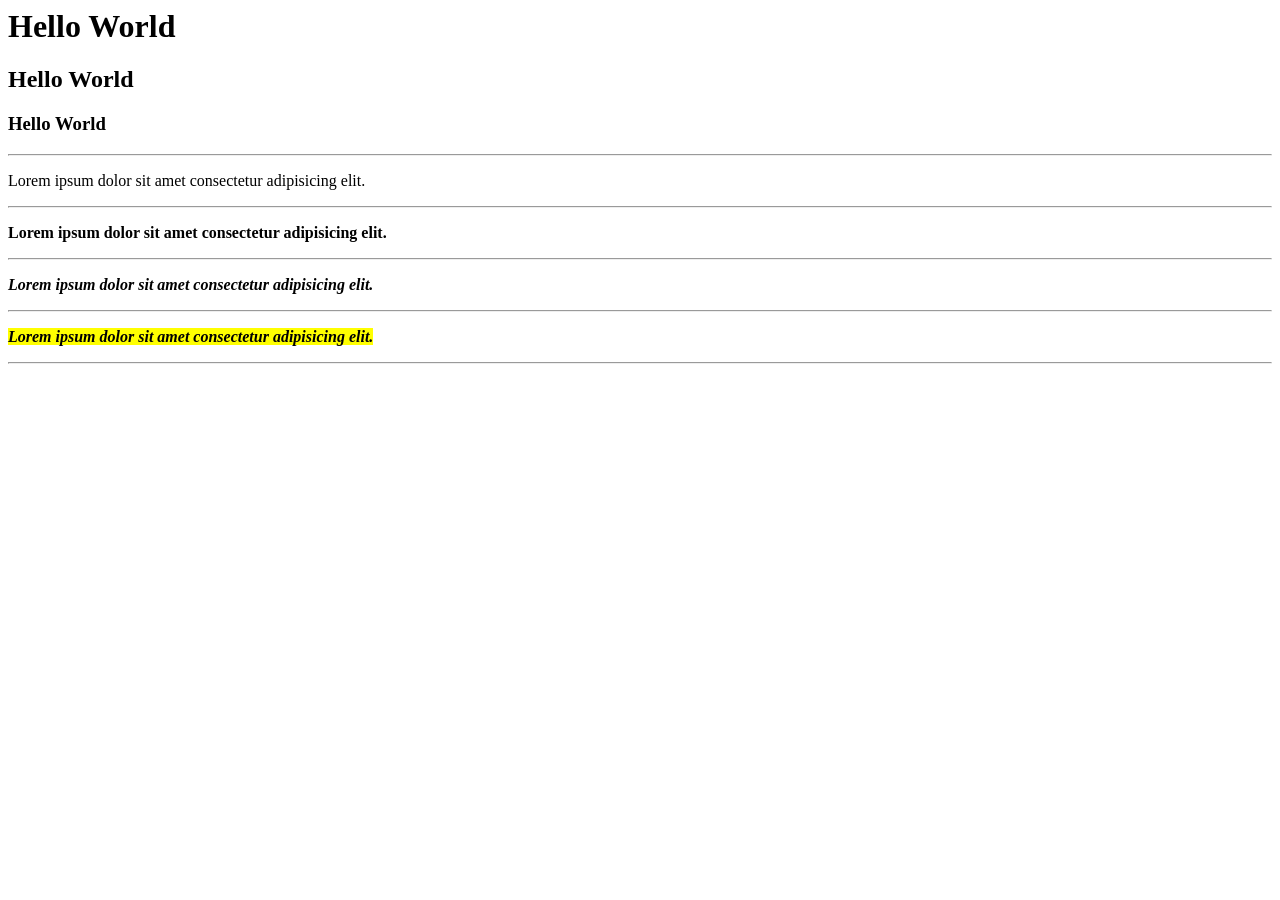
<file: index.html>
<html>
   <head>
      <title>My Website</title>
   </head>
   <body>
      <h1>Hello World</h1>
      <h2>Hello World</h2>
      <h3>Hello World</h3>



      <hr>
      <p>Lorem ipsum dolor sit amet consectetur adipisicing elit.</p>
      <hr>
      <p><strong>Lorem ipsum dolor sit amet consectetur adipisicing elit.</p>
      <hr>
      <p><em>Lorem ipsum dolor sit amet consectetur adipisicing elit.</p>
      <hr>
      <!-- This is a comment -->
      <p><mark>Lorem ipsum dolor sit amet consectetur adipisicing elit.</p>
      <hr>
   </body>
</html>
</file>
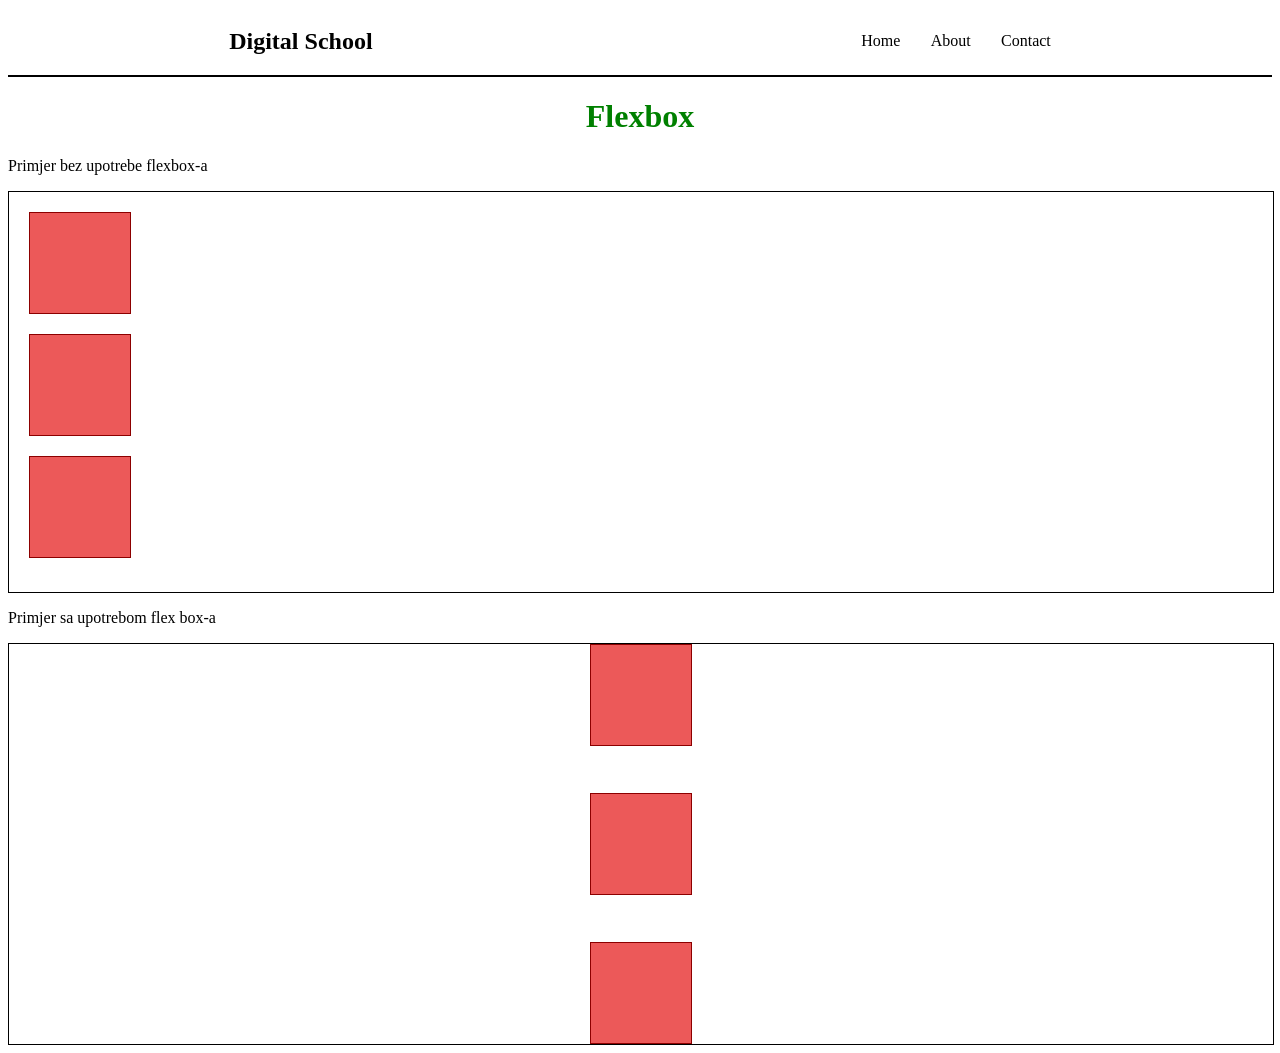
<file: flexbox/index.html>
<html>
    <head>
        <title>Flexbox</title>
        <link rel="stylesheet" type="text/css" href="style.css"></link>
    </head>
    <body>

        <div class="nav-bar">
            <h2>Digital School</h2>
            <div class="nav-links">
                <a>Home</a>
                <a>About</a>
                <a>Contact</a>
            </div>
        </div>


        <h1>Flexbox</h1>
        
        <p>Primjer bez upotrebe flexbox-a</p>
        <div class="container">
            <div class="box"></div>
            <div class="box"></div>
            <div class="box"></div>
        </div>


        <p>Primjer sa upotrebom flex box-a</p>
        <div class="flexbox-container">
            <div class="flexbox-box"></div>
            <div class="flexbox-box"></div>
            <div class="flexbox-box"></div>
        </div>

    </body>
</html>
</file>
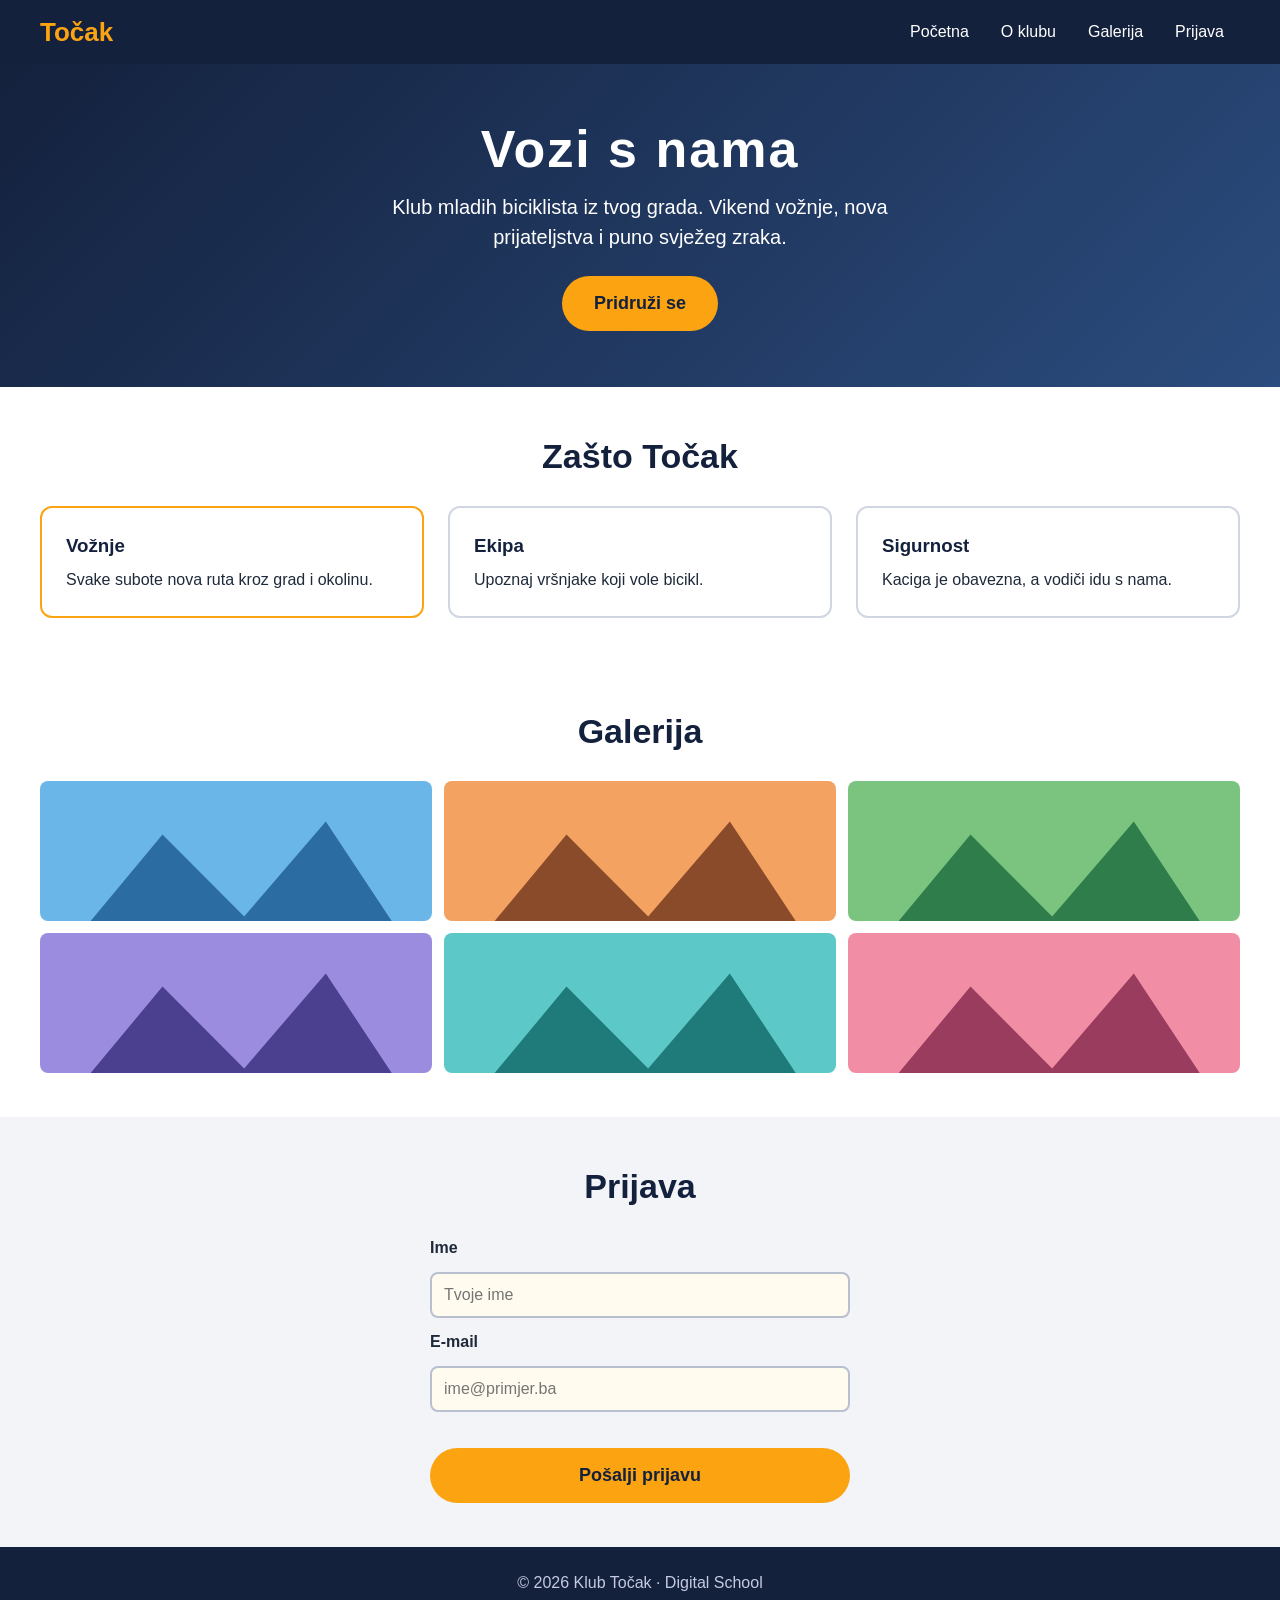
<file: tocak/index.html>
<!DOCTYPE html>
<html lang="bs">
<head>
  <meta charset="UTF-8">
  <meta name="viewport" content="width=device-width, initial-scale=1.0">
  <title>Klub Točak</title>
  <link rel="stylesheet" href="css/style.css">
</head>
<body>
  <header>
    <nav>
      <a href="#" class="logo">Točak</a>
      <ul class="meni">
        <li><a href="#">Početna</a></li>
        <li><a href="#">O klubu</a></li>
        <li><a href="#">Galerija</a></li>
        <li><a href="#">Prijava</a></li>
      </ul>
    </nav>
  </header>

  <section class="hero">
    <h1>Vozi s nama</h1>
    <p>Klub mladih biciklista iz tvog grada. Vikend vožnje, nova prijateljstva i puno svježeg zraka.</p>
    <a href="#" class="dugme">Pridruži se</a>
  </section>

  <section class="s">
    <h2>Zašto Točak</h2>
    <div class="kartice">
      <div class="kartica">
        <h3>Vožnje</h3>
        <p>Svake subote nova ruta kroz grad i okolinu.</p>
      </div>
      <div class="kartica">
        <h3>Ekipa</h3>
        <p>Upoznaj vršnjake koji vole bicikl.</p>
      </div>
      <div class="kartica">
        <h3>Sigurnost</h3>
        <p>Kaciga je obavezna, a vodiči idu s nama.</p>
      </div>
    </div>
  </section>

  <section class="s">
    <h2>Galerija</h2>
    <div class="galerija">
      <img src="images/slika1.svg" alt="Slika 1">
      <img src="images/slika2.svg" alt="Slika 2">
      <img src="images/slika3.svg" alt="Slika 3">
      <img src="images/slika4.svg" alt="Slika 4">
      <img src="images/slika5.svg" alt="Slika 5">
      <img src="images/slika6.svg" alt="Slika 6">
    </div>
  </section>

  <section class="s prijava">
    <h2>Prijava</h2>
    <form>
      <label>Ime</label>
      <input type="text" placeholder="Tvoje ime">
      <label>E-mail</label>
      <input type="email" placeholder="ime@primjer.ba">
      <a href="#" class="dugme" style="text-align:center">Pošalji prijavu</a>
    </form>
  </section>

  <footer>© 2026 Klub Točak · Digital School</footer>
</body>
</html>
</file>
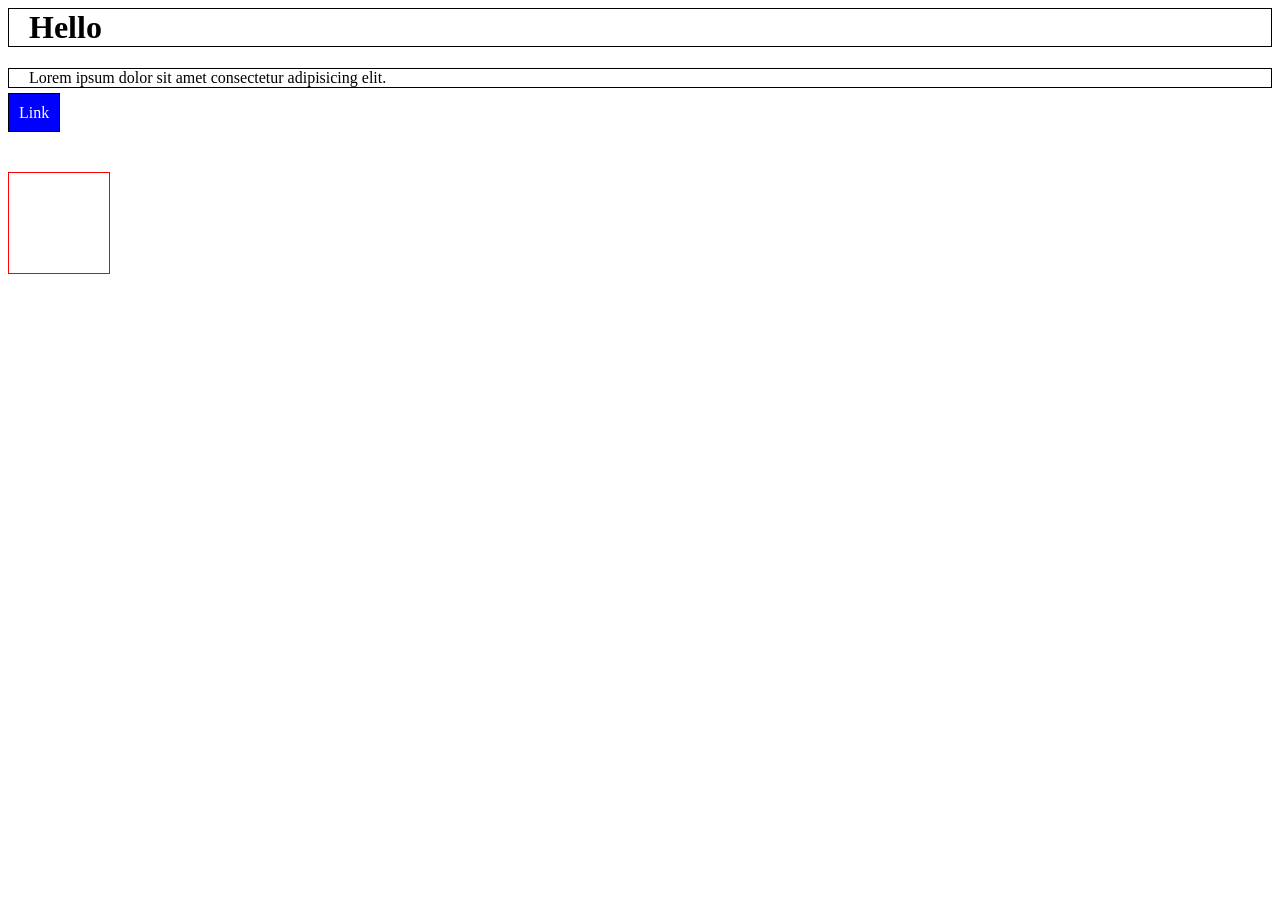
<file: padding-margin.html>
<html>
    <head>
        <title>Padding&Maring</title>
        <style>

            .heading {
                border: 1px solid black;
                padding-left: 20px;
            }

            .box {
                margin-top: 50px;
                padding: 10px;
                background-color: blue;
                color: white;
            }

            .div{
                margin-top: 50px;
                border: 1px solid red;
                width: 100px;
                height: 100px;
            }


        </style>
    </head>

    <body>
        <h1 class="heading">Hello</h1>


        <p class="heading">Lorem ipsum dolor sit amet consectetur adipisicing elit.</p>


        <a class="heading box">Link</a>


        <div class="div"></div>

    </body>
</html>
</file>
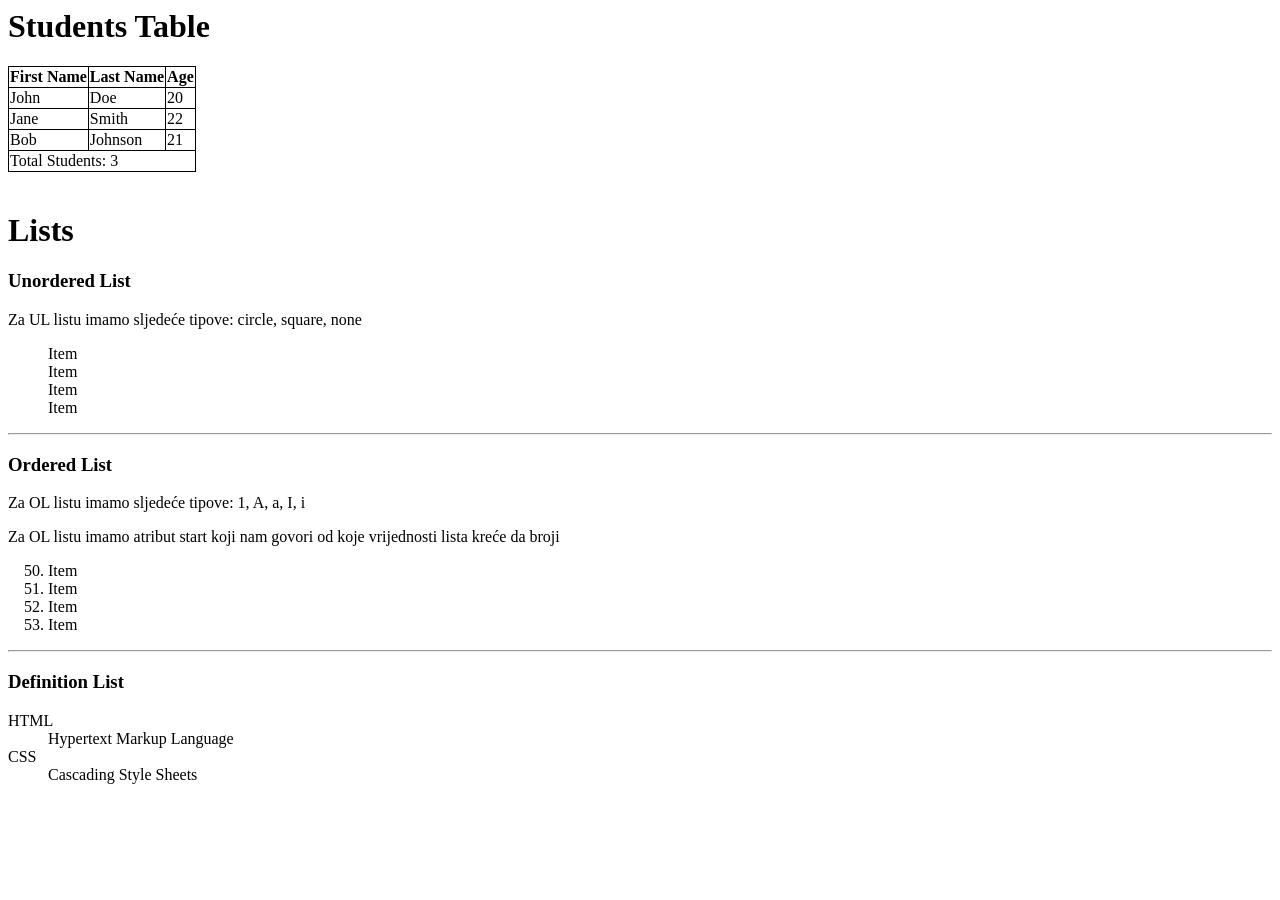
<file: table.html>
<html>
    <head>
        <title>Table</title>
        <style>
            table, th, td {
                border: 1px solid black;
                border-collapse: collapse;
            }
        </style>
    </head>
    <body>
        <h1>Students Table</h1>
        <table>
            <thead>
                <tr>
                    <th>First Name</th>
                    <th>Last Name</th>
                    <th>Age</th>
                </tr>
            </thead>
            <tbody>
                <tr>
                   <td>John</td> 
                   <td>Doe</td>
                   <td>20</td>
                </tr>
                <tr>
                    <td>Jane</td>
                    <td>Smith</td>
                    <td>22</td>
                </tr>
                <tr>
                    <td>Bob</td>
                    <td>Johnson</td>
                    <td>21</td>
                </tr>
            </tbody>
            <tfoot>
                <tr>
                    <td colspan="3">Total Students: 3</td>
                </tr>
            </tfoot>
        </table>
        <br>
        <h1>Lists</h1>
        <h3>Unordered List</h3>
        <p>Za UL listu imamo sljedeće tipove: circle, square, none</p>
        <ul type="none">
            <li>Item </li>
            <li>Item </li>
            <li>Item </li>
            <li>Item </li>
        </ul>
        <hr>
        <h3>Ordered List</h3>
        <p> Za OL listu imamo sljedeće tipove: 1, A, a, I, i </p>
        <p> Za OL listu imamo atribut start koji nam govori 
            od koje vrijednosti lista kreće da broji</p>
        <ol type="1" start="50">
            <li>Item </li>
            <li>Item </li>
            <li>Item </li>
            <li>Item </li>
        </ol>
         <hr>
        <h3>Definition List</h3>
        <dl>
            <dt>HTML</dt>
            <dd>Hypertext Markup Language</dd>
            <dt>CSS</dt>
            <dd>Cascading Style Sheets</dd>
        </dl>
    </body>
</html>
</file>
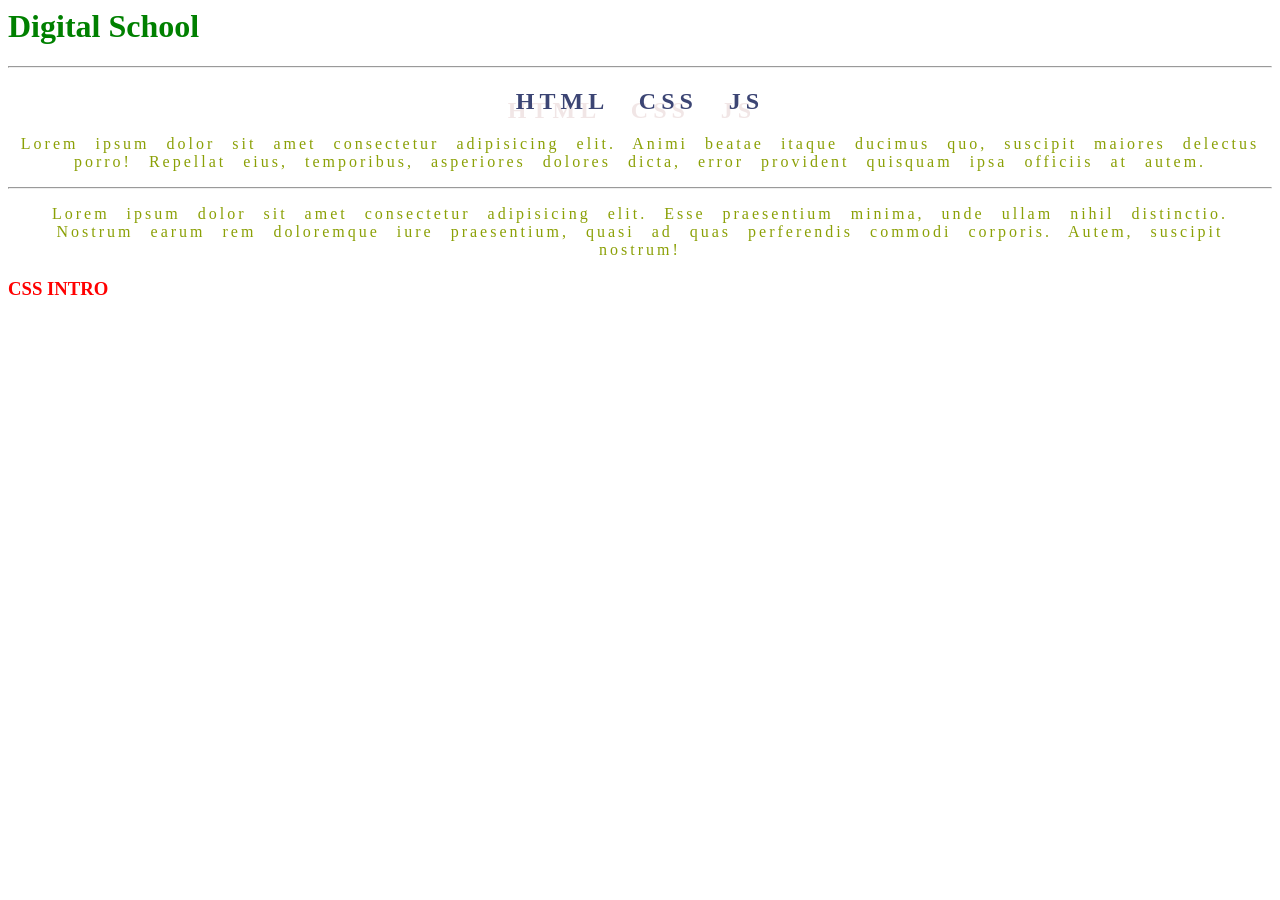
<file: css-intro/main.html>
<html>
    <head>
        <link rel="stylesheet" type="text/css" href="style.css"></link>
        <style>
            h2 {
                color: #3c4574;
                letter-spacing: 5px;
                word-spacing: 20px;
                text-align: center;
                text-shadow: -8px 9px 0px rgba(149,64,64,0.13);
            }
            .warning {
                /* text-indent: 50px; */
                color: #8ba006;
                text-align: center;
                letter-spacing: 3px;
                word-spacing: 10px;
            }
        </style>
    </head>
    <body>
        <h1 style="color:green;">Digital School</h1>
        <hr>
        <h2>HTML CSS JS</h2>
        <p class="warning">Lorem ipsum dolor sit amet consectetur adipisicing elit.
            Animi beatae itaque ducimus quo,
            suscipit maiores delectus porro!
            Repellat eius, temporibus, asperiores dolores dicta,
            error provident quisquam ipsa officiis at autem.</p>
        <hr>

        <p class="warning">Lorem ipsum dolor sit amet consectetur adipisicing elit.
            Esse praesentium minima, unde ullam nihil distinctio. 
            Nostrum earum rem doloremque iure praesentium,
            quasi ad quas perferendis commodi corporis.
            Autem, suscipit nostrum!</p>

        <h3>CSS INTRO</h3>
    </body>
</html>
</file>
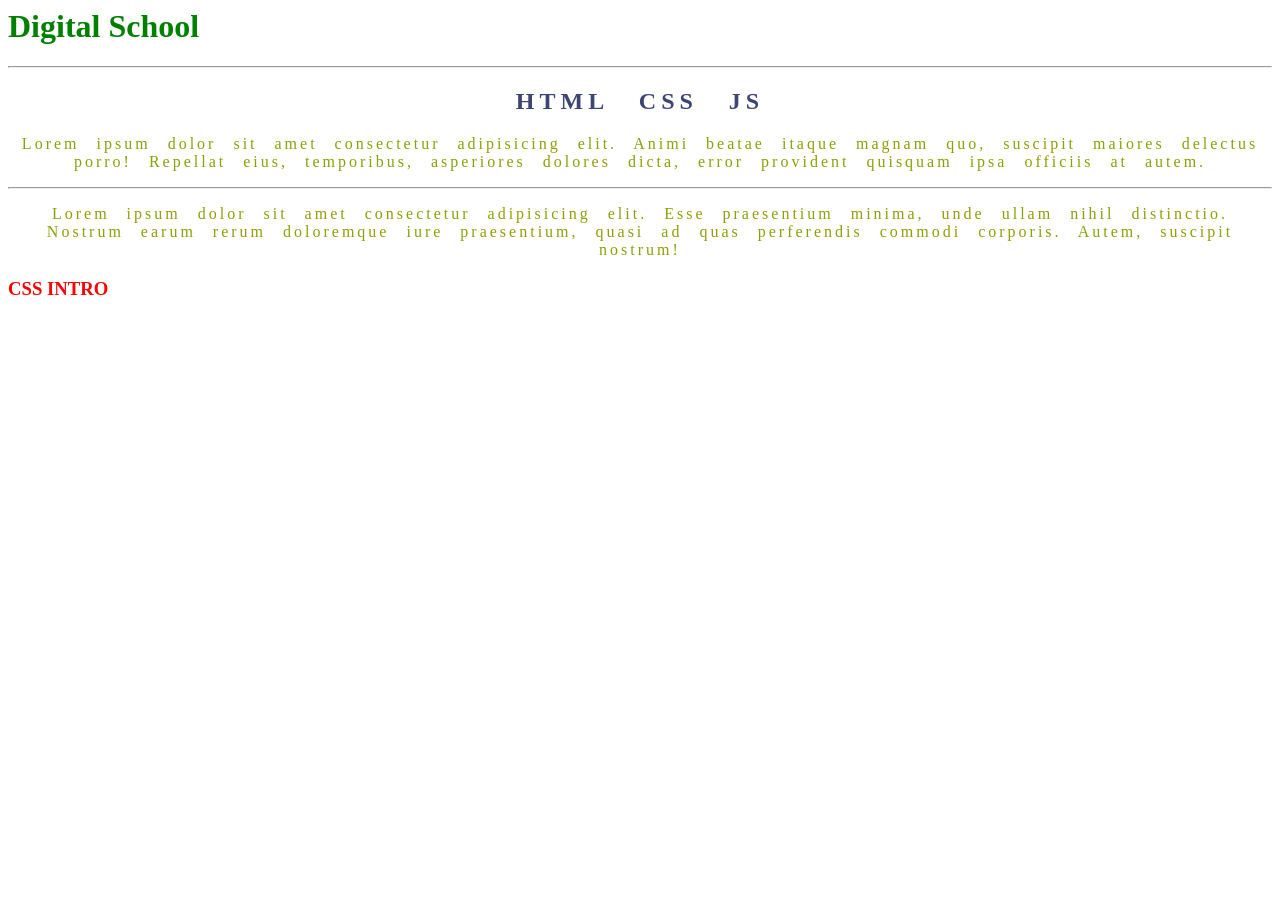
<file: css-prvi dio/main.html>
<html>
<head>
    <link rel="stylesheet" type="text/css" href="style.css"></link>
    <style>
        h2 {
            color: #3c4574;
            letter-spacing: 5px;
            word-spacing: 20px;
            text-align: center;
            text-shadow: -8px 9px 0px 0px rgba(149,64,64,0.13);
        }

        .warning {
            /* text-indent: 50px; */
            color: #8ba006;
            text-align: center;
            letter-spacing: 3px;
            word-spacing: 10px;
        }
    </style>
</head>

<body>
    <h1 style="color: green;">Digital School</h1>
    <hr>
    <h2>HTML CSS JS</h2>

    <p class="warning">Lorem ipsum dolor sit amet consectetur adipisicing elit.
        Animi beatae itaque magnam quo,
        suscipit maiores delectus porro!
        Repellat eius, temporibus, asperiores dolores dicta,
        error provident quisquam ipsa officiis at autem.</p>

    <hr>

    <p class="warning">Lorem ipsum dolor sit amet consectetur adipisicing elit.
        Esse praesentium minima, unde ullam nihil distinctio.
        Nostrum earum rerum doloremque iure praesentium,
        quasi ad quas perferendis commodi corporis.
        Autem, suscipit nostrum!</p>

    <h3>CSS INTRO</h3>
</body>
</html>
</file>
<file: flexbox/style.css>
.nav-bar{
    display: flex;
    justify-content: space-around;
    border-bottom: 2px solid black;
}

h2{
    width: 15%;
}

.nav-links{
    width: 15%;
    display: flex;
    justify-content: space-between;
    align-items: center;
}



h1{
    text-align: center;
    color: green;
}

.container{
    width: 100%;
    border: 1px solid black;
    height: 400px;
}

.box{
    width: 100px;
    height: 100px;
    background-color: rgb(236, 89, 89);
    border: 1px solid rgb(140, 0, 0);
    margin-left: 20px;
    margin-top: 20px;
}

.flexbox-container{
    width: 100%;
    border: 1px solid black;
    height: 400px;
    display: flex;
    flex-direction: column;
    align-items: center;
    justify-content: space-between;
    gap: 20px
}


/* 
    vrijednosti za justify-content:
    - flex-start
    - flex-end
    - center
    - space-between
    - space-around 
*/


.flexbox-box {
    width: 100px;
    height: 100px;
    background-color: rgb(236, 89, 89);
    border: 1px solid rgb(140, 0, 0);
}
</file>
<file: tocak/css/style.css>
* {
    margin: 0;
    padding: 0;
    box-sizing: border-box;
}

body {
    font-family: Arial, sans-serif;
    color: #1E2A3A;
    line-height: 1.5;
    font-size: 16px;
}

a {
    text-decoration: none;
}

nav {
    display: flex;
    justify-content: space-between;
    align-items: center;
    padding: 0 40px;
    background: #14213D;
}

.logo {
    color: #FCA311;
    font-size: 26px;
    font-weight: bold;
}

.meni {
    display: flex;
    list-style: none;
}

.meni a {
    display: block;
    padding: 20px 16px;
    color: #fff;
}

.hero {
    text-align: center;
    padding: 56px 20px;
    color: #fff;
    background: linear-gradient(135deg, #14213D, #2B4C7E);
}

.hero h1 {
    font-size: 52px;
    letter-spacing: 2px;
    line-height: 1.15;
    margin-bottom: 12px;
}

.hero p {
    max-width: 540px;
    margin: 0 auto;
    font-size: 20px;
}

.dugme {
    display: inline-block;
    margin-top: 24px;
    padding: 14px 32px;
    background: #FCA311;
    color: #14213D;
    font-weight: bold;
    border: 0;
    border-radius: 30px;
    font-size: 18px;
}

section.s {
    padding: 44px 40px;
}

h2 {
    text-align: center;
    color: #14213D;
    font-size: 34px;
    margin-bottom: 24px;
}

.kartice {
    display: flex;
    gap: 24px;
}

.kartica {
    flex: 1;
    padding: 24px;
    border: 2px solid #D0D6E2;
    border-radius: 12px;
}

.kartica h3 {
    color: #14213D;
    margin-bottom: 8px;
}

.kartice>.kartica:first-child {
    border-color: #FCA311;
}

.galerija {
    display: grid;
    grid-template-columns: repeat(3, 1fr);
    gap: 12px;
}

.galerija img {
    width: 100%;
    height: 140px;
    object-fit: cover;
    border-radius: 8px;
}

.prijava {
    background: #F2F4F8;
}

form {
    display: flex;
    flex-direction: column;
    gap: 12px;
    max-width: 420px;
    margin: 0 auto;
}

label {
    font-weight: bold;
}

input {
    padding: 12px;
    border: 2px solid #B8C0D0;
    border-radius: 8px;
    font-size: 16px;
    background: #FFFBEF;
}

footer {
    text-align: center;
    padding: 24px;
    background: #14213D;
    color: #C5CAE0;
}

@media (max-width: 768px){
    nav {
        flex-direction: column;
        padding: 10px
    }

    .meni {
        flex-wrap: wrap;
        justify-content: center;
    }

    .meni a {
        padding: 10px;
    }

    .hero {
        padding: 40px 16px;
    }

    .hero h1{
        font-size: 32px;
    }

    .hero p {
        font-size: 16px;
    }

    .dugme {
        padding: 7px 16px;
    }

    .kartice {
        flex-direction: column;
        gap: 20px
    }

    .kartica h3,p {
        text-align: center;
    }

    .galerija {
        grid-template-columns: repeat(2, 1fr);
    }

    .galerija img {
        height: 100px;
    }

    label {
        font-size: 20px;
    }

    input {
        padding: 20px;
        font-size: 20px;
    }

    .dugme {
        padding: 15px;
        font-size: 20px;
    }

    footer {
        padding: 20px;
        font-size: 20px;
    }
}


@media (max-width: 480px){
    h2{
        font-size: 20px;
    }

    .galerija {
        grid-template-columns: 1fr;
        gap: 25px;
    }

    .galerija img {
        height: 150px;
    }
}
</file>
<file: css-intro/style.css>
h3 {
    color: red;
}
</file>
<file: css-prvi dio/style.css>
h3 {
    color: red;
}
</file>
